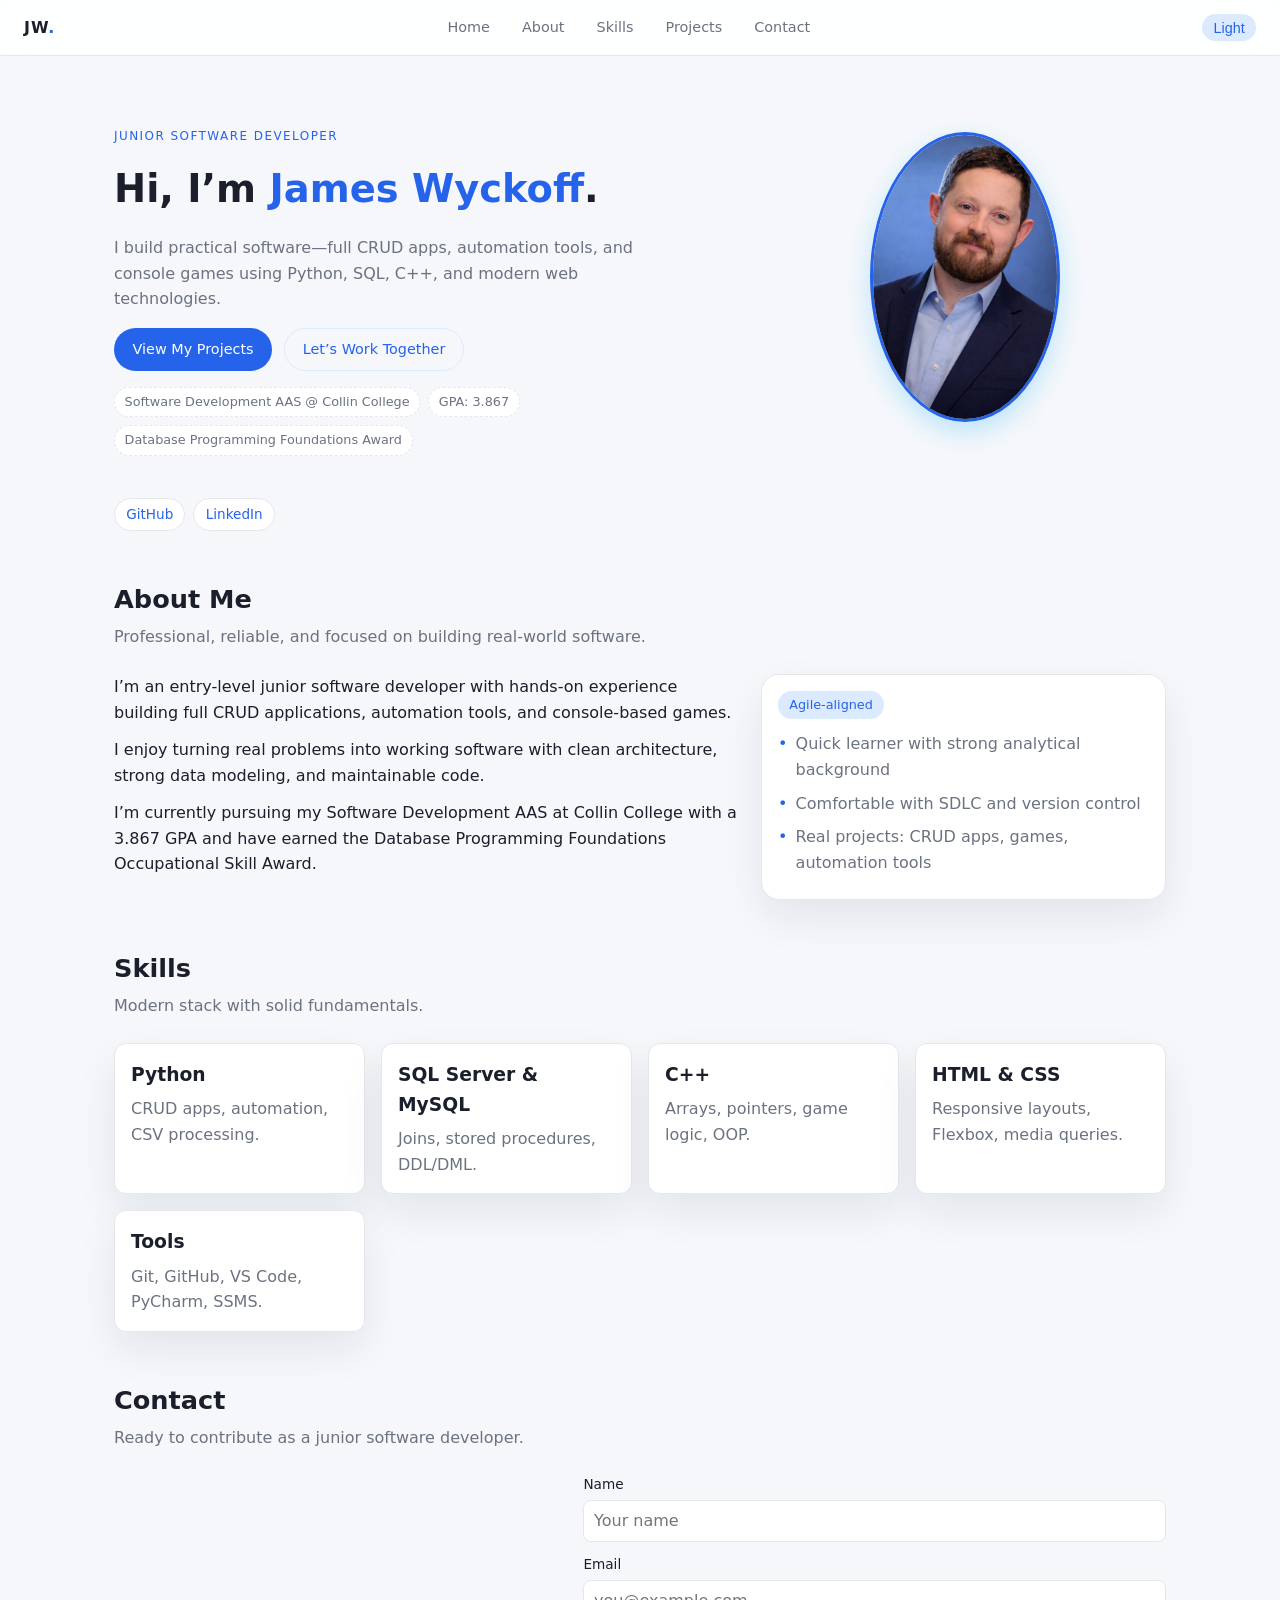
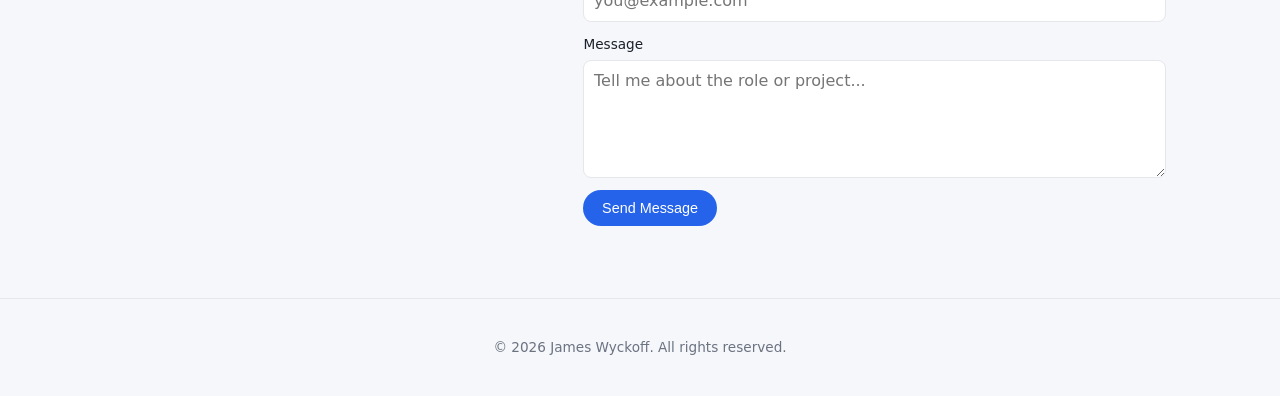
<file: index.html>
<!DOCTYPE html>
<html lang="en">
<head>
  <meta charset="UTF-8" />
  <meta name="viewport" content="width=device-width, initial-scale=1.0" />
  <title>James Wyckoff | Junior Software Developer</title>
  <link rel="stylesheet" href="style.css" />
</head>
<body>
  <header class="site-header">
    <div class="logo">JW<span class="dot">.</span></div>
    <nav class="nav">
      <a href="index.html#hero">Home</a>
      <a href="index.html#about">About</a>
      <a href="index.html#skills">Skills</a>
      <a href="projects.html">Projects</a>
      <a href="index.html#contact">Contact</a>
    </nav>
    <button id="theme-toggle">
      <span class="icon-sun">Light</span>
      <span class="icon-moon">Dark</span>
    </button>
  </header>

  <main>
    <!-- HERO -->
    <section id="hero" class="hero">
      <div class="hero-text">
        <p class="hero-kicker">Junior Software Developer</p>
        <h1>Hi, I’m <span class="accent">James Wyckoff</span>.</h1>
        <p class="hero-subtitle">
          I build practical software—full CRUD apps, automation tools, and console games using Python, SQL, C++, and modern web technologies.
        </p>
        <div class="hero-actions">
          <a href="projects.html" class="btn primary">View My Projects</a>
          <a href="#contact" class="btn ghost">Let’s Work Together</a>
        </div>
        <div class="hero-meta">
          <span>Software Development AAS @ Collin College</span>
          <span>GPA: 3.867</span>
          <span>Database Programming Foundations Award</span>
        </div>
      </div>

      <div class="hero-card">
        <img src="Images/jim-suit-blue-bg.png" alt="James Wyckoff" class="hero-image" />
        </div>
        <div class="hero-links">
          <a href="https://github.com/jmswykoff" target="_blank">GitHub</a>
          <a href="https://www.linkedin.com/in/james-wyckoff-jr" target="_blank">LinkedIn</a>
        </div>
      </div>
    </section>

    <!-- ABOUT -->
    <section id="about" class="section">
      <div class="section-header">
        <h2>About Me</h2>
        <p>Professional, reliable, and focused on building real-world software.</p>
      </div>

      <div class="about-grid">
        <div class="about-text">
          <p>
            I’m an entry-level junior software developer with hands-on experience building
            full CRUD applications, automation tools, and console-based games.
          </p>
          <p>
            I enjoy turning real problems into working software with clean architecture,
            strong data modeling, and maintainable code.
          </p>
          <p>
            I’m currently pursuing my Software Development AAS at Collin College with a
            3.867 GPA and have earned the Database Programming Foundations Occupational
            Skill Award.
          </p>
        </div>

        <div class="about-highlight">
          <div class="badge">Agile-aligned</div>
          <ul class="about-list">
            <li>Quick learner with strong analytical background</li>
            <li>Comfortable with SDLC and version control</li>
            <li>Real projects: CRUD apps, games, automation tools</li>
          </ul>
        </div>
      </div>
    </section>

    <!-- SKILLS -->
    <section id="skills" class="section">
      <div class="section-header">
        <h2>Skills</h2>
        <p>Modern stack with solid fundamentals.</p>
      </div>

      <div class="skills-grid">
        <div class="skill-card"><h3>Python</h3><p>CRUD apps, automation, CSV processing.</p></div>
        <div class="skill-card"><h3>SQL Server & MySQL</h3><p>Joins, stored procedures, DDL/DML.</p></div>
        <div class="skill-card"><h3>C++</h3><p>Arrays, pointers, game logic, OOP.</p></div>
        <div class="skill-card"><h3>HTML & CSS</h3><p>Responsive layouts, Flexbox, media queries.</p></div>
        <div class="skill-card"><h3>Tools</h3><p>Git, GitHub, VS Code, PyCharm, SSMS.</p></div>
      </div>
    </section>

    <!-- CONTACT -->
    <section id="contact" class="section">
      <div class="section-header">
        <h2>Contact</h2>
        <p>Ready to contribute as a junior software developer.</p>
      </div>

      <div class="contact-grid">
        <div class="contact-info">
        </div>

        <form action=https://formspree.io/f/mrpzjapk method="POST">
  <div class="form-row">
    <label>Name</label>
    <input type="text" name="name" placeholder="Your name" required />
  </div>

  <div class="form-row">
    <label>Email</label>
    <input type="email" name="email" placeholder="you@example.com" required />
  </div>

  <div class="form-row">
    <label>Message</label>
    <textarea name="message" rows="4" placeholder="Tell me about the role or project..." required></textarea>
  </div>

  <button class="btn primary" type="submit">Send Message</button>
</form>
      </div>
    </section>
  </main>

  <footer class="site-footer">
    <p>© <span id="year"></span> James Wyckoff. All rights reserved.</p>
  </footer>

  <script src="script.js"></script>
</body>
</html>
</file>
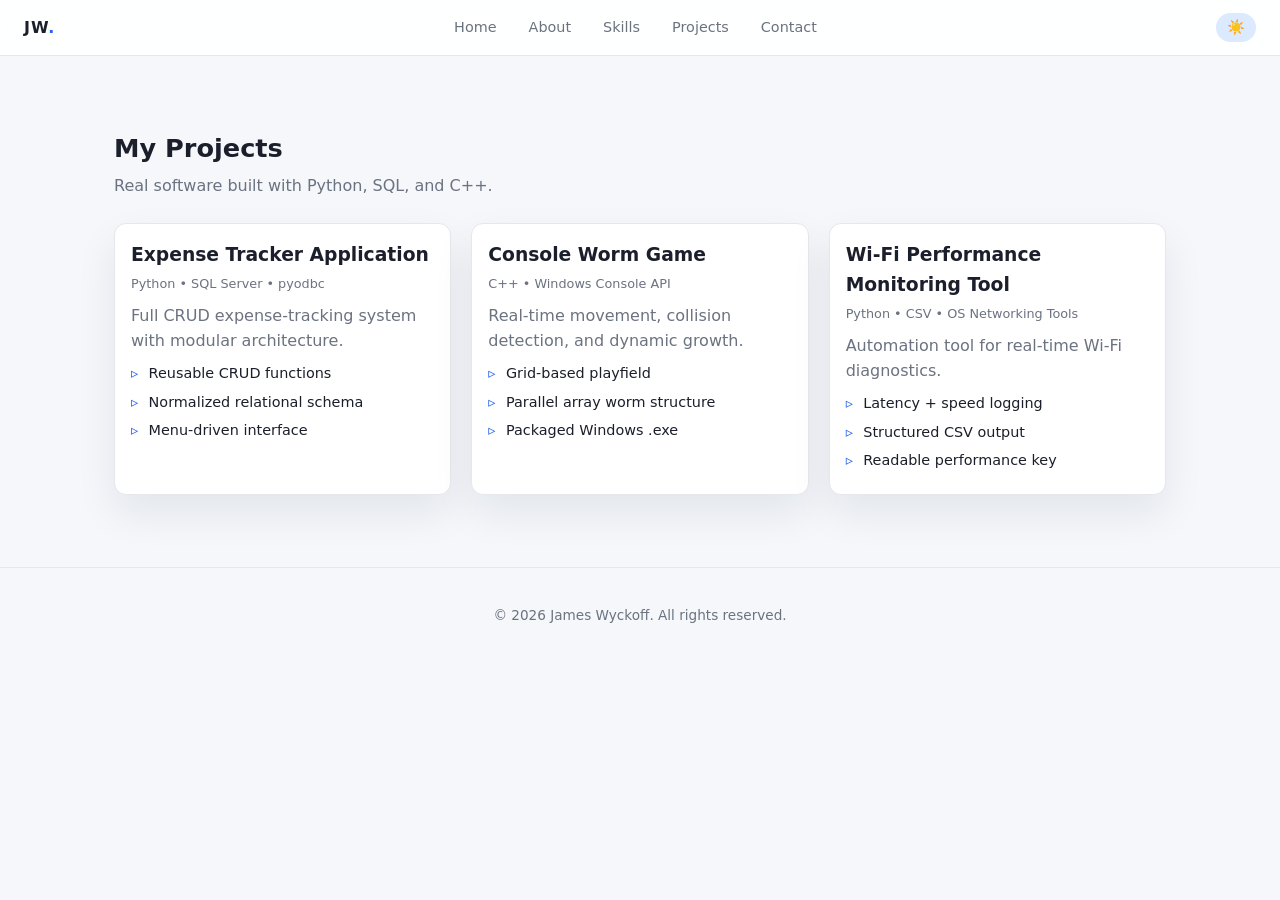
<file: projects.html>
<!DOCTYPE html>
<html lang="en">
<head>
  <meta charset="UTF-8" />
  <meta name="viewport" content="width=device-width, initial-scale=1.0" />
  <title>Projects | James Wyckoff</title>
  <link rel="stylesheet" href="style.css" />
</head>
<body>
  <header class="site-header">
    <div class="logo">JW<span class="dot">.</span></div>
    <nav class="nav">
      <a href="index.html">Home</a>
      <a href="index.html#about">About</a>
      <a href="index.html#skills">Skills</a>
      <a href="projects.html" class="active">Projects</a>
      <a href="index.html#contact">Contact</a>
    </nav>
    <button id="theme-toggle">
      <span class="icon-sun">☀️</span>
      <span class="icon-moon">🌙</span>
    </button>
  </header>

  <main>
    <section class="section">
      <div class="section-header">
        <h2>My Projects</h2>
        <p>Real software built with Python, SQL, and C++.</p>
      </div>

      <div class="projects-grid">
        <article class="project-card">
          <h3>Expense Tracker Application</h3>
          <p class="project-tech">Python • SQL Server • pyodbc</p>
          <p>Full CRUD expense-tracking system with modular architecture.</p>
          <ul class="project-list">
            <li>Reusable CRUD functions</li>
            <li>Normalized relational schema</li>
            <li>Menu-driven interface</li>
          </ul>
        </article>

        <article class="project-card">
          <h3>Console Worm Game</h3>
          <p class="project-tech">C++ • Windows Console API</p>
          <p>Real-time movement, collision detection, and dynamic growth.</p>
          <ul class="project-list">
            <li>Grid-based playfield</li>
            <li>Parallel array worm structure</li>
            <li>Packaged Windows .exe</li>
          </ul>
        </article>

        <article class="project-card">
          <h3>Wi-Fi Performance Monitoring Tool</h3>
          <p class="project-tech">Python • CSV • OS Networking Tools</p>
          <p>Automation tool for real-time Wi-Fi diagnostics.</p>
          <ul class="project-list">
            <li>Latency + speed logging</li>
            <li>Structured CSV output</li>
            <li>Readable performance key</li>
          </ul>
          
        </article>
      </div>
    </section>
  </main>

  <footer class="site-footer">
    <p>© <span id="year"></span> James Wyckoff. All rights reserved.</p>
  </footer>

  <script src="script.js"></script>
</body>
</html>
</file>
<file: style.css>
:root 
{
  --bg: #f5f7fb;
  --bg-alt: #ffffff;
  --text: #1b1f2b;
  --text-muted: #6b7280;
  --accent: #2563eb;
  --accent-soft: #dbeafe;
  --border: #e5e7eb;
  --card-bg: #ffffff;
  --shadow-soft: 0 18px 40px rgba(15, 23, 42, 0.08);
  --radius-lg: 18px;
  --radius-md: 12px;
  --radius-pill: 999px;
  --transition-fast: 0.2s ease;
  --font-sans: system-ui, -apple-system, BlinkMacSystemFont, "Segoe UI", sans-serif;
}

body.dark 
{
  --bg: #020617;
  --bg-alt: #0b1120;
  --text: #e5e7eb;
  --text-muted: #9ca3af;
  --accent: #38bdf8;
  --accent-soft: #0f172a;
  --border: #1f2937;
  --card-bg: #020617;
  --shadow-soft: 0 18px 40px rgba(15, 23, 42, 0.6);
}

/* Global */

*,
*::before,
*::after 
{
  box-sizing: border-box;
}

body 
{
  margin: 0;
  font-family: var(--font-sans);
  background: var(--bg);
  color: var(--text);
  line-height: 1.6;
}

a 
{
  color: var(--accent);
  text-decoration: none;
}

a:hover 
{
  text-decoration: underline;
}

img 
{
  max-width: 100%;
  display: block;
}

.site-header 
{
  position: sticky;
  top: 0;
  z-index: 20;
  display: flex;
  align-items: center;
  justify-content: space-between;
  padding: 0.75rem 1.5rem;
  background: rgba(255, 255, 255, 0.9);
  backdrop-filter: blur(16px);
  border-bottom: 1px solid var(--border);
}

body.dark .site-header 
{
  background: rgba(15, 23, 42, 0.9);
}

.logo 
{
  font-weight: 700;
  letter-spacing: 0.06em;
  text-transform: uppercase;
}

.logo .dot 
{
  color: var(--accent);
}

.nav 
{
  display: flex;
  gap: 1rem;
  font-size: 0.9rem;
}

.nav a 
{
  color: var(--text-muted);
  padding: 0.25rem 0.5rem;
  border-radius: 999px;
  transition: background var(--transition-fast), color var(--transition-fast);
}

.nav a:hover 
{
  background: var(--accent-soft);
  color: var(--accent);
}

#theme-toggle 
{
  border: none;
  background: var(--accent-soft);
  color: var(--accent);
  border-radius: var(--radius-pill);
  padding: 0.35rem 0.7rem;
  display: flex;
  align-items: center;
  gap: 0.25rem;
  cursor: pointer;
  font-size: 0.9rem;
}

#theme-toggle .icon-moon 
{
  display: none;
}

body.dark #theme-toggle .icon-sun 
{
  display: none;
}

body.dark #theme-toggle .icon-moon 
{
  display: inline;
}

/* Layout */

main 
{
  padding: 1.5rem;
  max-width: 1100px;
  margin: 0 auto;
}

.section 
{
  margin-top: 3rem;
}

.section-header 
{
  margin-bottom: 1.5rem;
}

.section-header h2 
{
  font-size: 1.6rem;
  margin: 0;
}

.section-header p 
{
  margin: 0.25rem 0 0;
  color: var(--text-muted);
}

/* Hero */

.hero 
{
  display: grid;
  grid-template-columns: minmax(0, 2fr) minmax(0, 1.3fr);
  gap: 2rem;
  align-items: center;
  margin-top: 2rem;
}

.hero-text h1 
{
  font-size: clamp(2.1rem, 3vw, 2.6rem);
  margin: 0.25rem 0 0.75rem;
}

.hero-kicker 
{
  text-transform: uppercase;
  letter-spacing: 0.12em;
  font-size: 0.75rem;
  color: var(--accent);
}

.hero-subtitle 
{
  color: var(--text-muted);
  max-width: 36rem;
}

.hero-image 
{
  width: 190px;
  height: 290px;
  border-radius: 1%;
  object-fit: cover;
  border-radius: 60%;
  border: 3px solid var(--accent);
  box-shadow: 0 10px 25px rgba(56, 189, 248, 0.3);
  margin: 0 auto 1rem;
  display: block;
}

.accent 
{
  color: var(--accent);
}

.hero-actions 
{
  display: flex;
  flex-wrap: wrap;
  gap: 0.75rem;
  margin-top: 1rem;
}

.btn 
{
  display: inline-flex;
  align-items: center;
  justify-content: center;
  padding: 0.55rem 1.1rem;
  border-radius: var(--radius-pill);
  border: 1px solid transparent;
  font-size: 0.9rem;
  cursor: pointer;
  transition: background var(--transition-fast), color var(--transition-fast), border-color var(--transition-fast), transform var(--transition-fast);
}

.btn.primary 
{
  background: var(--accent);
  color: #ffffff;
}

.btn.primary:hover 
{
  transform: translateY(-1px);
  box-shadow: var(--shadow-soft);
}

.btn.ghost 
{
  background: transparent;
  color: var(--accent);
  border-color: var(--accent-soft);
}

.btn.ghost:hover 
{
  background: var(--accent-soft);
}

.hero-meta 
{
  display: flex;
  flex-wrap: wrap;
  gap: 0.5rem;
  margin-top: 1rem;
  font-size: 0.8rem;
  color: var(--text-muted);
}

.hero-meta span 
{
  padding: 0.25rem 0.6rem;
  border-radius: var(--radius-pill);
  background: var(--bg-alt);
  border: 1px dashed var(--border);
}

.hero-card 
{
  background: transparent;
  border-radius: var(--radius-lg);
  padding: 1.25rem;
  box-shadow: none;
  border: none;
  display: flex;
  flex-direction: column;
  gap: 0.75rem;
}

.hero-pill 
{
  display: inline-flex;
  align-items: center;
  padding: 0.25rem 0.7rem;
  border-radius: var(--radius-pill);
  background: var(--accent-soft);
  color: var(--accent);
  font-size: 0.8rem;
}

.hero-stat 
{
  display: flex;
  flex-direction: column;
  gap: 0.15rem;
}

.hero-stat-label 
{
  font-size: 0.8rem;
  color: var(--text-muted);
}

.hero-stat-value 
{
  font-weight: 600;
}

.hero-links 
{
  display: flex;
  flex-wrap: wrap;
  gap: 0.5rem;
  margin-top: 0.5rem;
}

.hero-links a 
{
  font-size: 0.85rem;
  padding: 0.3rem 0.7rem;
  border-radius: var(--radius-pill);
  background: var(--bg-alt);
  border: 1px solid var(--border);
}

/* About */

.about-grid 
{
  display: grid;
  grid-template-columns: minmax(0, 2fr) minmax(0, 1.3fr);
  gap: 1.5rem;
}

.about-text p 
{
  margin: 0 0 0.75rem;
}

.about-highlight 
{
  background: var(--card-bg);
  border-radius: var(--radius-lg);
  padding: 1rem;
  border: 1px solid var(--border);
  box-shadow: var(--shadow-soft);
}

.badge 
{
  display: inline-block;
  padding: 0.25rem 0.7rem;
  border-radius: var(--radius-pill);
  background: var(--accent-soft);
  color: var(--accent);
  font-size: 0.8rem;
  margin-bottom: 0.75rem;
}

.about-list 
{
  list-style: none;
  padding: 0;
  margin: 0;
}

.about-list li 
{
  position: relative;
  padding-left: 1.1rem;
  margin-bottom: 0.5rem;
  color: var(--text-muted);
}

.about-list li::before 
{
  content: "•";
  position: absolute;
  left: 0;
  color: var(--accent);
}

/* Skills */

.skills-grid 
{
  display: grid;
  grid-template-columns: repeat(auto-fit, minmax(210px, 1fr));
  gap: 1rem;
}

.skill-card 
{
  background: var(--card-bg);
  border-radius: var(--radius-md);
  padding: 1rem;
  border: 1px solid var(--border);
  box-shadow: var(--shadow-soft);
  transition: transform var(--transition-fast), box-shadow var(--transition-fast);
}

.skill-card h3 
{
  margin-top: 0;
  margin-bottom: 0.4rem;
}

.skill-card p 
{
  margin: 0;
  color: var(--text-muted);
}

.skill-card:hover 
{
  transform: translateY(-2px);
  box-shadow: var(--shadow-soft);
}

/* Projects */

.projects-grid 
{
  display: grid;
  grid-template-columns: repeat(auto-fit, minmax(260px, 1fr));
  gap: 1.25rem;
}

.project-card 
{
  background: var(--card-bg);
  border-radius: var(--radius-md);
  padding: 1rem;
  border: 1px solid var(--border);
  box-shadow: var(--shadow-soft);
}

.project-card h3 
{
  margin-top: 0;
  margin-bottom: 0.3rem;
}

.project-tech 
{
  font-size: 0.8rem;
  color: var(--accent);
  margin-bottom: 0.5rem;
}

.project-card p 
{
  margin: 0 0 0.5rem;
  color: var(--text-muted);
}

.project-list 
{
  list-style: none;
  padding: 0;
  margin: 0;
}

.project-list li 
{
  position: relative;
  padding-left: 1.1rem;
  margin-bottom: 0.35rem;
  font-size: 0.9rem;
}

.project-list li::before 
{
  content: "▹";
  position: absolute;
  left: 0;
  color: var(--accent);
}


/* Contact */

.contact-grid 
{
  display: grid;
  grid-template-columns: minmax(0, 1.3fr) minmax(0, 1.7fr);
  gap: 1.5rem;
}

.contact-info p 
{
  margin: 0 0 0.4rem;
}

.contact-form 
{
  background: var(--card-bg);
  border-radius: var(--radius-md);
  padding: 1rem;
  border: 1px solid var(--border);
  box-shadow: var(--shadow-soft);
}

.form-row 
{
  display: flex;
  flex-direction: column;
  margin-bottom: 0.75rem;
}

.form-row label 
{
  font-size: 0.85rem;
  margin-bottom: 0.25rem;
}

.form-row input,
.form-row textarea 
{
  border-radius: 8px;
  border: 1px solid var(--border);
  padding: 0.45rem 0.6rem;
  font: inherit;
  background: var(--bg-alt);
  color: var(--text);
}

.form-row input:focus,
.form-row textarea:focus 
{
  outline: 2px solid var(--accent-soft);
  border-color: var(--accent);
}

.form-note 
{
  font-size: 0.8rem;
  color: var(--text-muted);
  margin-top: 0.5rem;
}

/* Footer */

.site-footer 
{
  margin-top: 3rem;
  padding: 1.5rem;
  text-align: center;
  font-size: 0.85rem;
  color: var(--text-muted);
  border-top: 1px solid var(--border);
}

/* Responsive */

@media (max-width: 900px) 
{
  .hero 
  {
    grid-template-columns: minmax(0, 1fr);
  }

  .about-grid,
  .contact-grid 
  {
    grid-template-columns: minmax(0, 1fr);
  }

  .site-header 
  {
    flex-wrap: wrap;
    gap: 0.75rem;
  }

  .nav 
  {
    flex-wrap: wrap;
    justify-content: center;
  }
}

@media (max-width: 600px) 
{
  main 
  {
    padding: 1rem;
  }

  .section 
  {
    margin-top: 2.5rem;
  }

  .hero-text h1 
  {
    font-size: 1.9rem;
  }

  .site-header 
  {
    padding: 0.6rem 0.9rem;
  }
}
</file>
